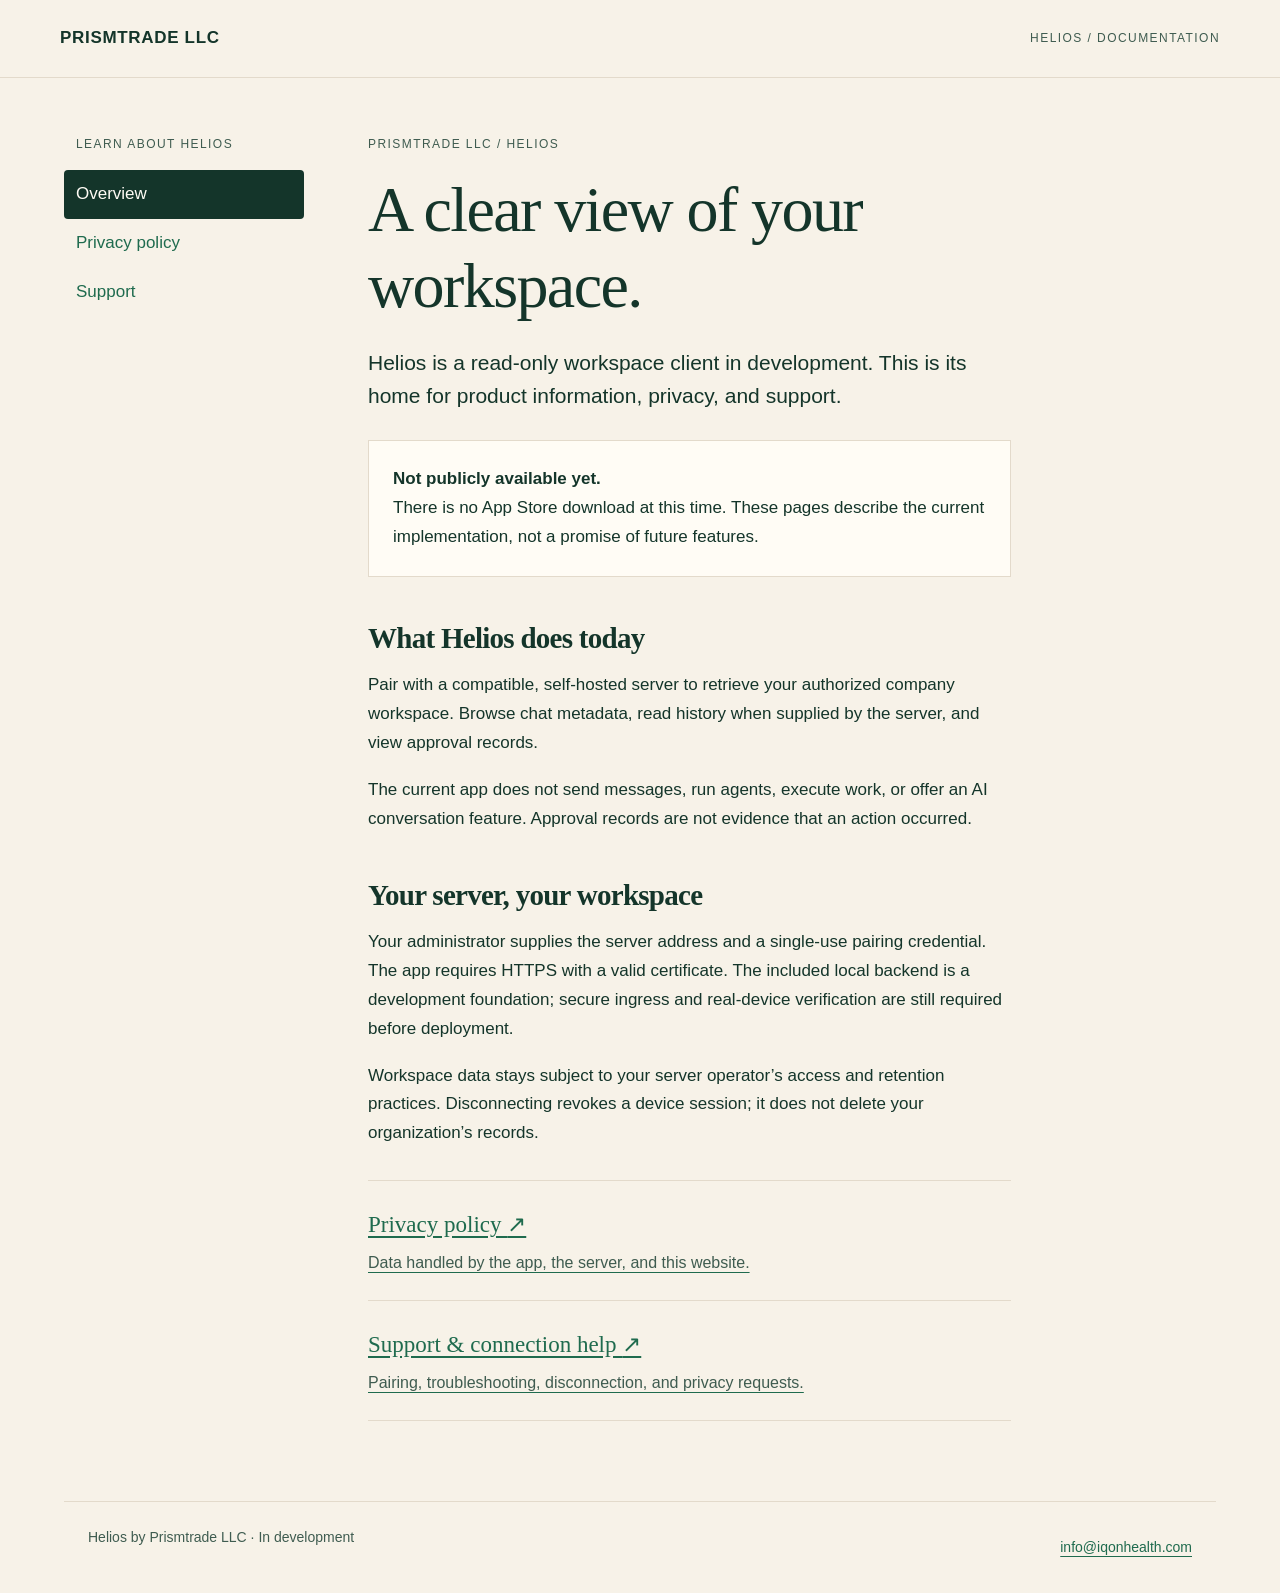
<file: index.html>
<!doctype html>
<html lang="en"><head><meta charset="utf-8"><meta name="viewport" content="width=device-width, initial-scale=1"><meta name="description" content="Overview — Helios by Prismtrade LLC. Current product information, privacy and support."><title>Overview | Helios · Prismtrade LLC</title><link rel="stylesheet" href="assets/site.css"></head><body><a class="skip" href="#main">Skip to content</a><header><a class="brand" href="index.html">PRISMTRADE LLC</a><span class="edition">Helios / Documentation</span></header><div class="layout"><nav aria-label="Documentation"><p class="eyebrow">Learn about Helios</p><a href="index.html" aria-current="page">Overview</a><a href="helios/privacy/index.html">Privacy policy</a><a href="helios/support/index.html">Support</a></nav><main id="main"><p class="eyebrow">Prismtrade LLC / Helios</p><h1>A clear view of your workspace.</h1><p class="lead">Helios is a read-only workspace client in development. This is its home for product information, privacy, and support.</p><div class="notice"><strong>Not publicly available yet.</strong><br>There is no App Store download at this time. These pages describe the current implementation, not a promise of future features.</div><h2>What Helios does today</h2><p>Pair with a compatible, self-hosted server to retrieve your authorized company workspace. Browse chat metadata, read history when supplied by the server, and view approval records.</p><p>The current app does not send messages, run agents, execute work, or offer an AI conversation feature. Approval records are not evidence that an action occurred.</p><h2>Your server, your workspace</h2><p>Your administrator supplies the server address and a single-use pairing credential. The app requires HTTPS with a valid certificate. The included local backend is a development foundation; secure ingress and real-device verification are still required before deployment.</p><p>Workspace data stays subject to your server operator’s access and retention practices. Disconnecting revokes a device session; it does not delete your organization’s records.</p><div class="directory"><a href="helios/privacy/index.html">Privacy policy <span aria-hidden="true">↗</span><small>Data handled by the app, the server, and this website.</small></a><a href="helios/support/index.html">Support &amp; connection help <span aria-hidden="true">↗</span><small>Pairing, troubleshooting, disconnection, and privacy requests.</small></a></div></main></div><footer><span>Helios by Prismtrade LLC · In development</span><a href="mailto:info@iqonhealth.com">info@iqonhealth.com</a></footer></body></html>
</file>
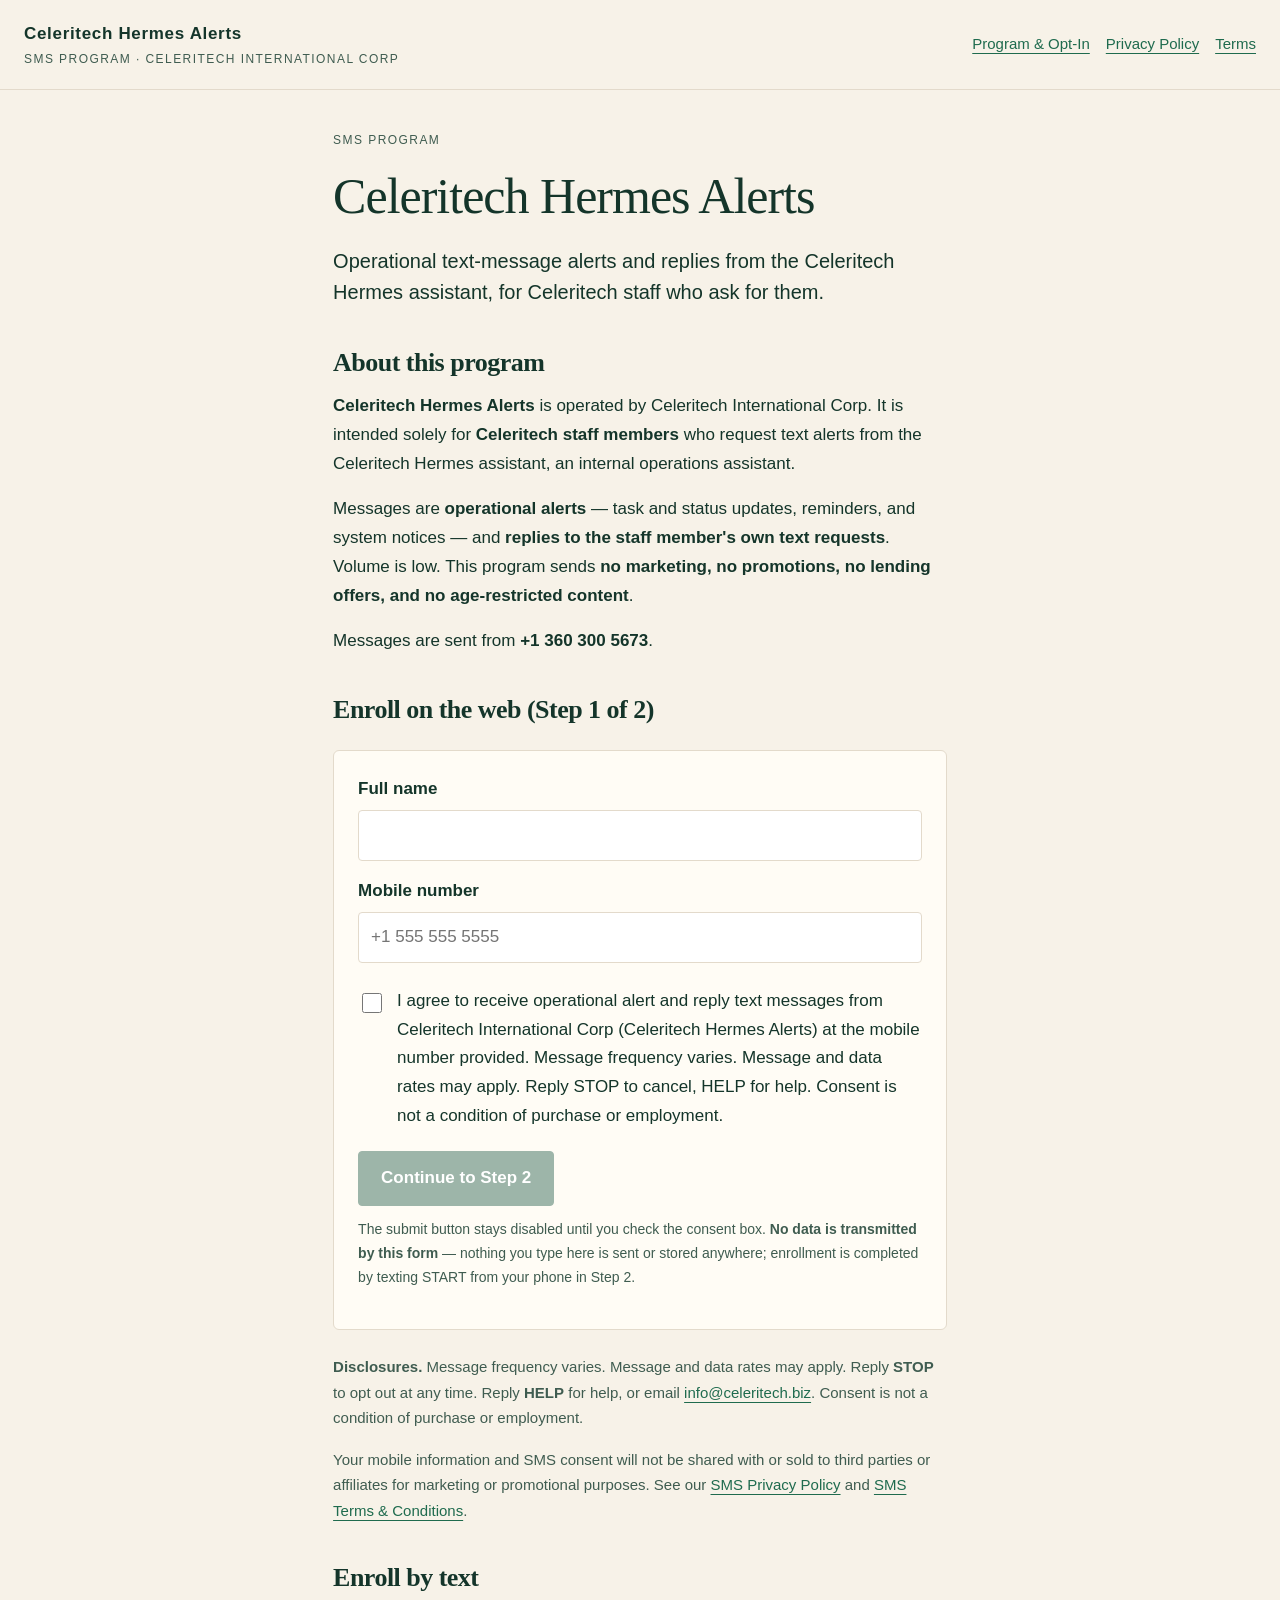
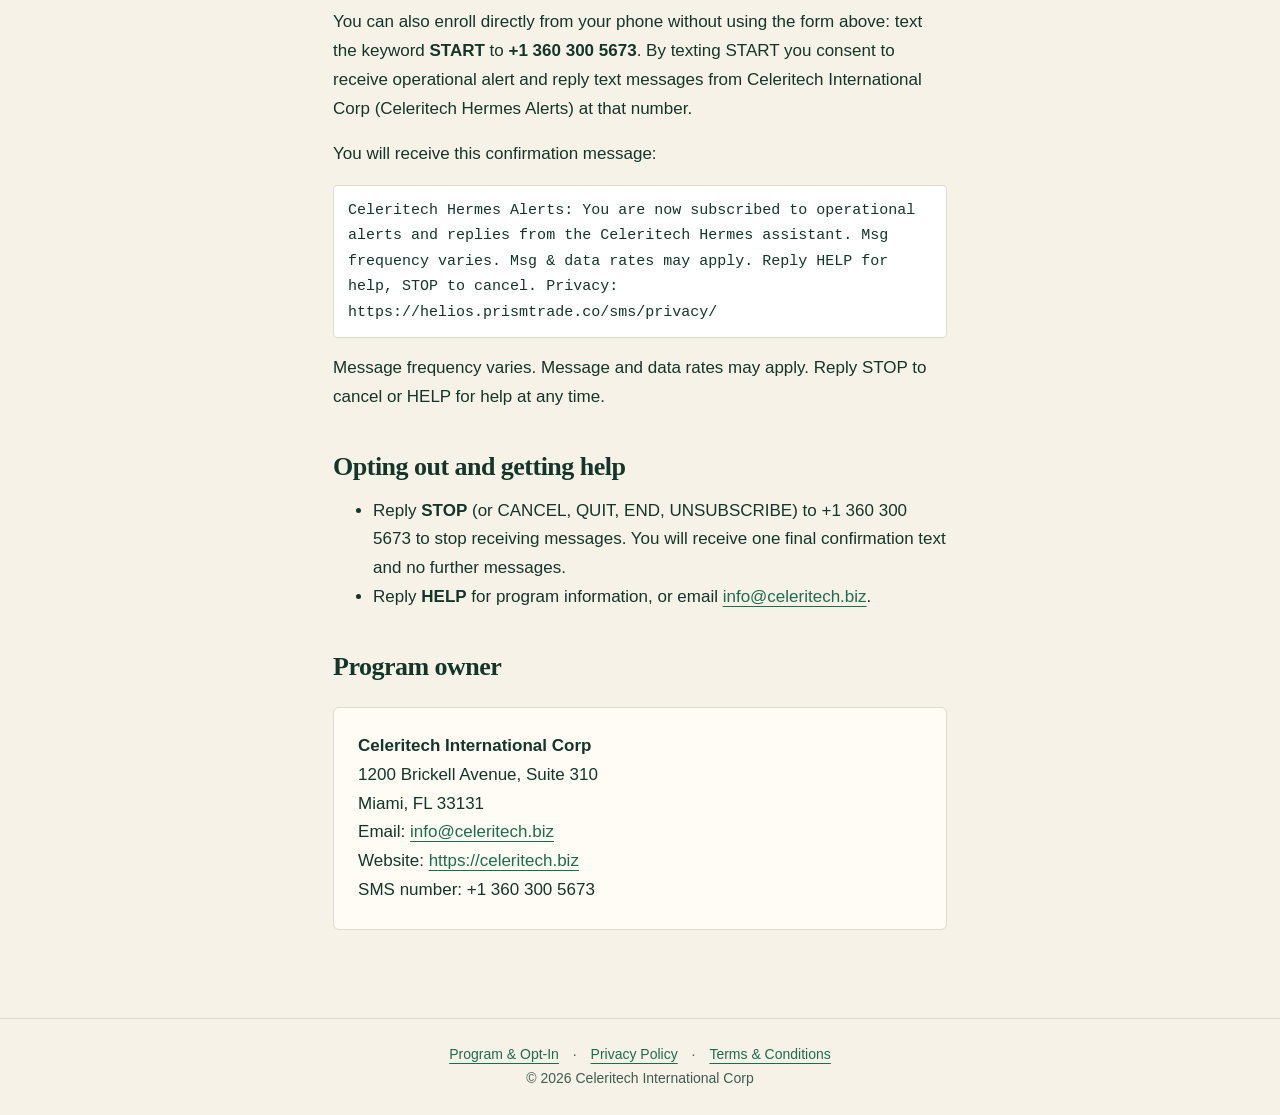
<file: sms/index.html>
<!DOCTYPE html>
<html lang="en">
<head>
<meta charset="utf-8">
<meta name="viewport" content="width=device-width, initial-scale=1">
<title>Celeritech Hermes Alerts – SMS Program &amp; Opt-In</title>
<meta name="description" content="Opt in to Celeritech Hermes Alerts, an SMS program delivering operational alerts and replies from the Celeritech Hermes assistant to Celeritech staff.">
<link rel="stylesheet" href="/sms/sms.css">
</head>
<body>
<header>
  <div><a class="brand" href="/sms/">Celeritech Hermes Alerts</a><div class="eyebrow">SMS program · Celeritech International Corp</div></div>
  <nav><a href="/sms/" aria-current="page">Program &amp; Opt-In</a><a href="/sms/privacy/">Privacy Policy</a><a href="/sms/terms/">Terms</a></nav>
</header>

<main>
  <p class="eyebrow">SMS program</p>
  <h1>Celeritech Hermes Alerts</h1>
  <p class="lead">Operational text-message alerts and replies from the Celeritech Hermes assistant, for Celeritech staff who ask for them.</p>

  <h2>About this program</h2>
  <p><strong>Celeritech Hermes Alerts</strong> is operated by Celeritech International Corp. It is intended solely for <strong>Celeritech staff members</strong> who request text alerts from the Celeritech Hermes assistant, an internal operations assistant.</p>
  <p>Messages are <strong>operational alerts</strong> — task and status updates, reminders, and system notices — and <strong>replies to the staff member's own text requests</strong>. Volume is low. This program sends <strong>no marketing, no promotions, no lending offers, and no age-restricted content</strong>.</p>
  <p>Messages are sent from <strong>+1 360 300 5673</strong>.</p>

  <h2 id="enroll">Enroll on the web (Step 1 of 2)</h2>
  <div class="card">
    <form id="optin-form" action="#" onsubmit="return false;" novalidate>
      <label for="fullname">Full name</label>
      <input type="text" id="fullname" name="fullname" autocomplete="name" required>

      <label for="mobile">Mobile number</label>
      <input type="tel" id="mobile" name="mobile" autocomplete="tel" placeholder="+1 555 555 5555" required>

      <label class="consent" for="consent">
        <input type="checkbox" id="consent" name="consent" value="yes">
        <span>I agree to receive operational alert and reply text messages from Celeritech International Corp (Celeritech Hermes Alerts) at the mobile number provided. Message frequency varies. Message and data rates may apply. Reply STOP to cancel, HELP for help. Consent is not a condition of purchase or employment.</span>
      </label>

      <button type="submit" id="submit-btn" disabled>Continue to Step 2</button>
      <p class="small" style="margin-top:12px">The submit button stays disabled until you check the consent box. <strong>No data is transmitted by this form</strong> — nothing you type here is sent or stored anywhere; enrollment is completed by texting START from your phone in Step 2.</p>
    </form>

    <div id="confirm-panel" class="card confirm hidden" role="status" aria-live="polite">
      <h3>Step 2: from that mobile number, text START to +1 360 300 5673 to complete enrollment. You will receive a confirmation text.</h3>
      <p><a class="btn" href="sms:+13603005673?&amp;body=START">Text START now</a></p>
      <p class="small">If the button does not open your messaging app, open it manually and send the word <strong>START</strong> to <strong>+1 360 300 5673</strong>.</p>
    </div>
  </div>

  <div class="disclosure">
    <p><strong>Disclosures.</strong> Message frequency varies. Message and data rates may apply. Reply <strong>STOP</strong> to opt out at any time. Reply <strong>HELP</strong> for help, or email <a href="mailto:info@celeritech.biz">info@celeritech.biz</a>. Consent is not a condition of purchase or employment.</p>
    <p>Your mobile information and SMS consent will not be shared with or sold to third parties or affiliates for marketing or promotional purposes. See our <a href="/sms/privacy/">SMS Privacy Policy</a> and <a href="/sms/terms/">SMS Terms &amp; Conditions</a>.</p>
  </div>

  <h2 id="text">Enroll by text</h2>
  <p>You can also enroll directly from your phone without using the form above: text the keyword <strong>START</strong> to <strong>+1 360 300 5673</strong>. By texting START you consent to receive operational alert and reply text messages from Celeritech International Corp (Celeritech Hermes Alerts) at that number.</p>
  <p>You will receive this confirmation message:</p>
  <code class="mono">Celeritech Hermes Alerts: You are now subscribed to operational alerts and replies from the Celeritech Hermes assistant. Msg frequency varies. Msg & data rates may apply. Reply HELP for help, STOP to cancel. Privacy: https://helios.prismtrade.co/sms/privacy/</code>
  <p style="margin-top:16px">Message frequency varies. Message and data rates may apply. Reply STOP to cancel or HELP for help at any time.</p>

  <h2>Opting out and getting help</h2>
  <ul>
    <li>Reply <strong>STOP</strong> (or CANCEL, QUIT, END, UNSUBSCRIBE) to +1 360 300 5673 to stop receiving messages. You will receive one final confirmation text and no further messages.</li>
    <li>Reply <strong>HELP</strong> for program information, or email <a href="mailto:info@celeritech.biz">info@celeritech.biz</a>.</li>
  </ul>

  <h2>Program owner</h2>
  <div class="card">
    <address>
      <strong>Celeritech International Corp</strong><br>
      1200 Brickell Avenue, Suite 310<br>
      Miami, FL 33131<br>
      Email: <a href="mailto:info@celeritech.biz">info@celeritech.biz</a><br>
      Website: <a href="https://celeritech.biz">https://celeritech.biz</a><br>
      SMS number: +1 360 300 5673
    </address>
  </div>
</main>

<footer>
  <a href="/sms/">Program &amp; Opt-In</a> · <a href="/sms/privacy/">Privacy Policy</a> · <a href="/sms/terms/">Terms &amp; Conditions</a><br>
  © 2026 Celeritech International Corp
</footer>

<script>
(function () {
  var box = document.getElementById('consent');
  var btn = document.getElementById('submit-btn');
  var form = document.getElementById('optin-form');
  var panel = document.getElementById('confirm-panel');
  box.checked = false;
  btn.disabled = true;
  box.addEventListener('change', function () { btn.disabled = !box.checked; });
  form.addEventListener('submit', function (e) {
    e.preventDefault();
    if (!box.checked) { return false; }
    panel.classList.remove('hidden');
    panel.scrollIntoView({ behavior: 'smooth', block: 'nearest' });
    return false;
  });
})();
</script>
</body>
</html>
</file>
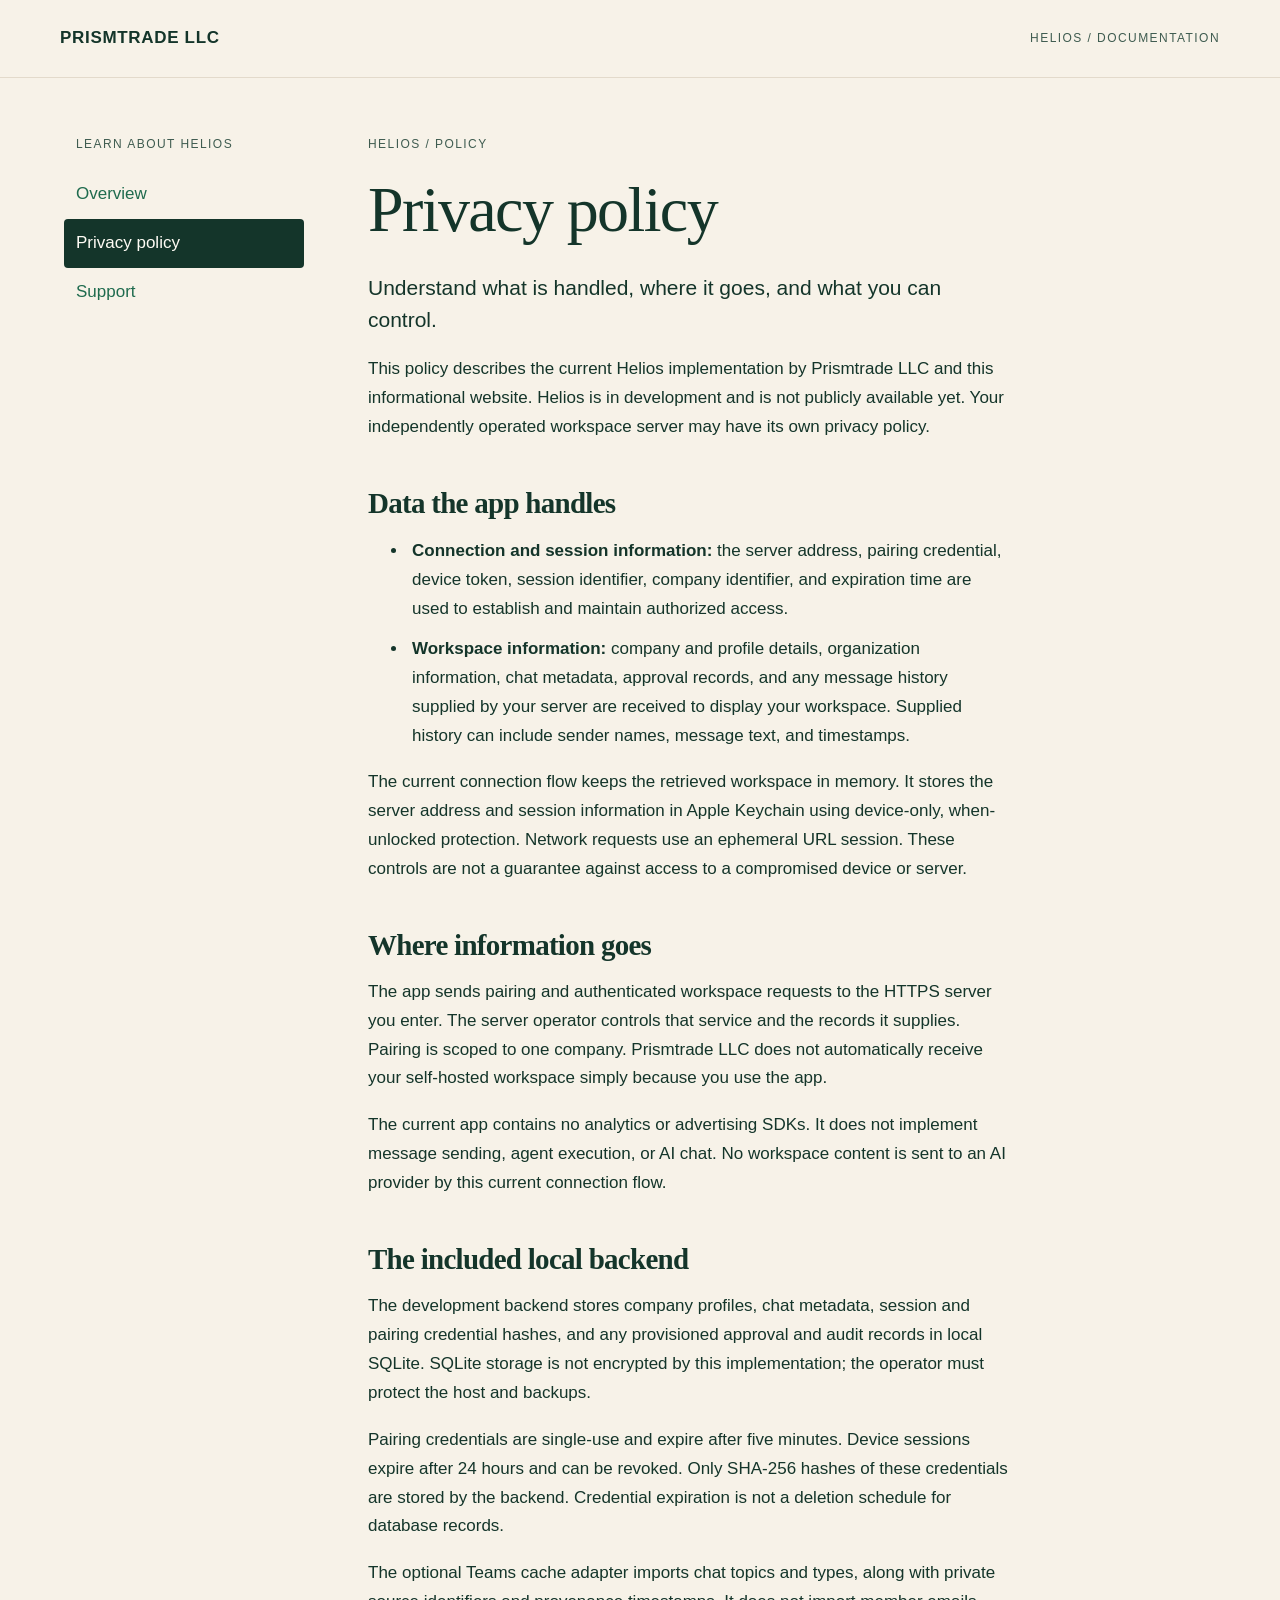
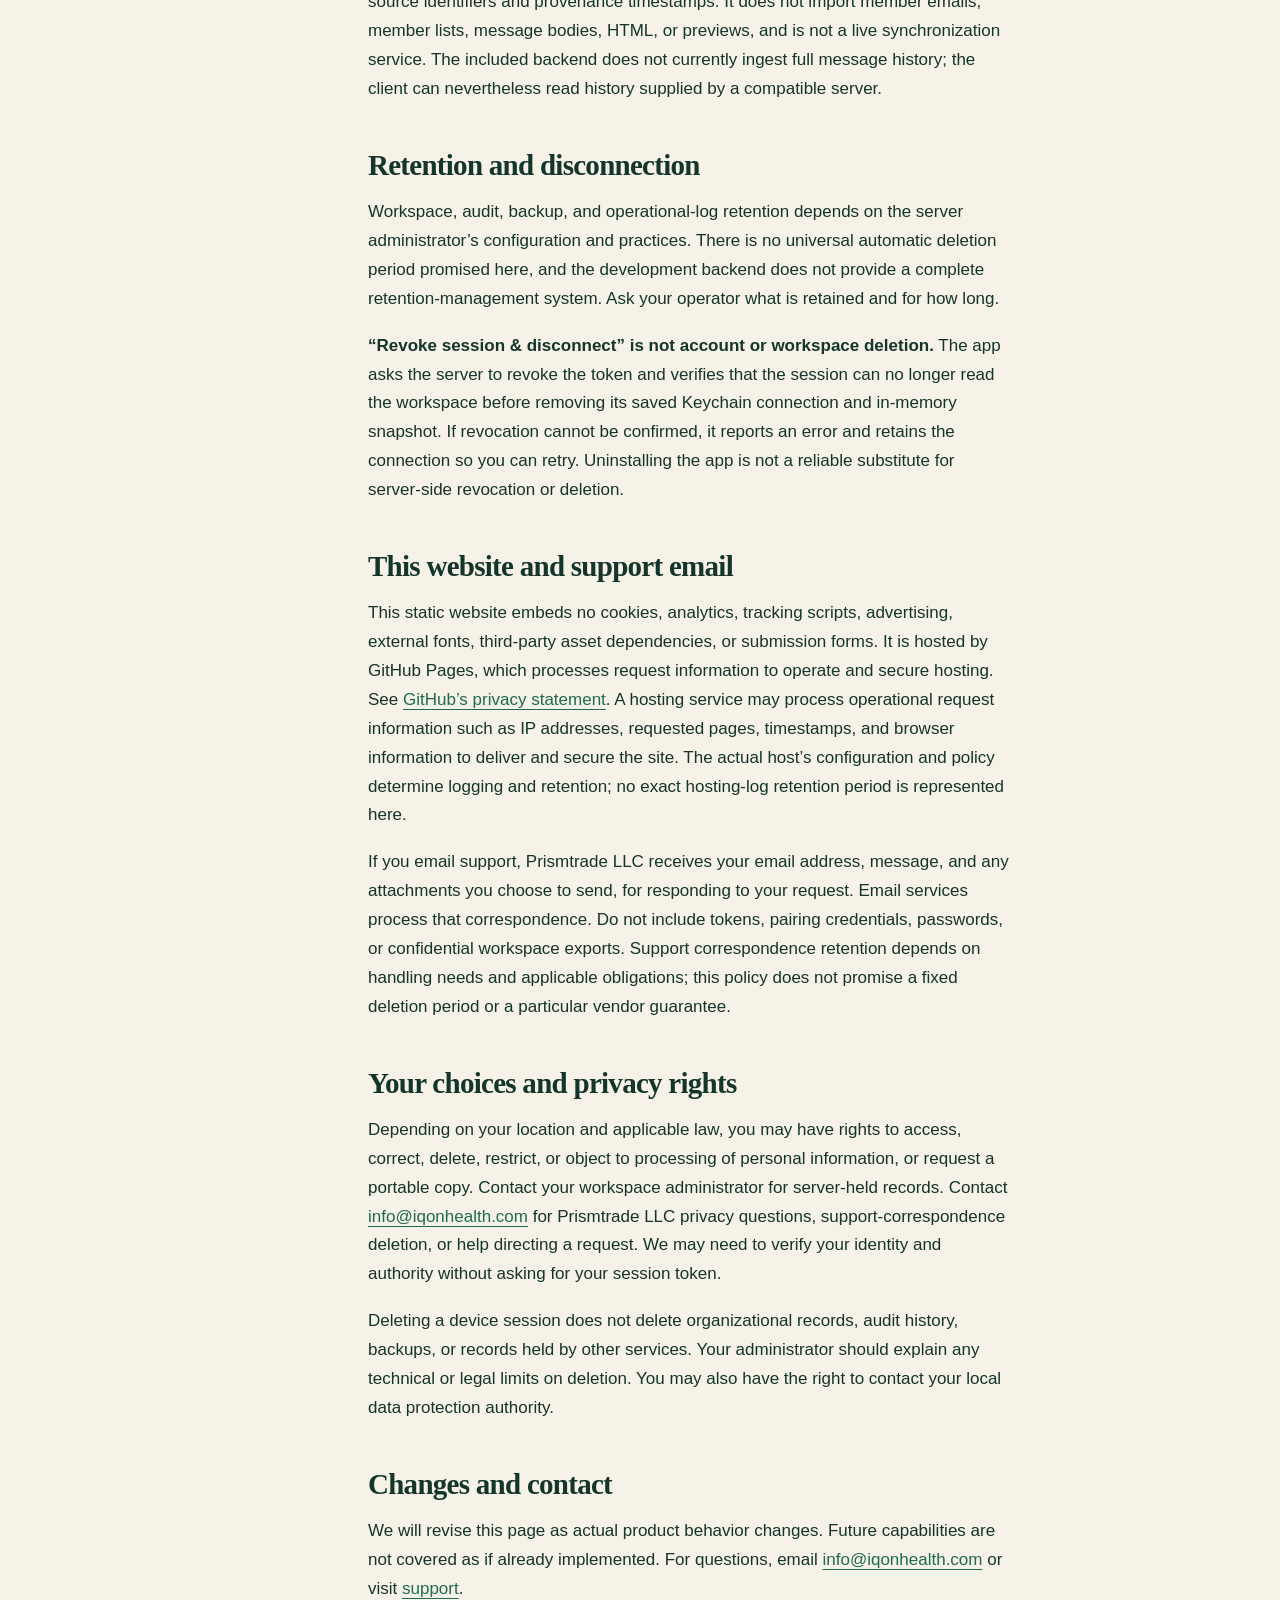
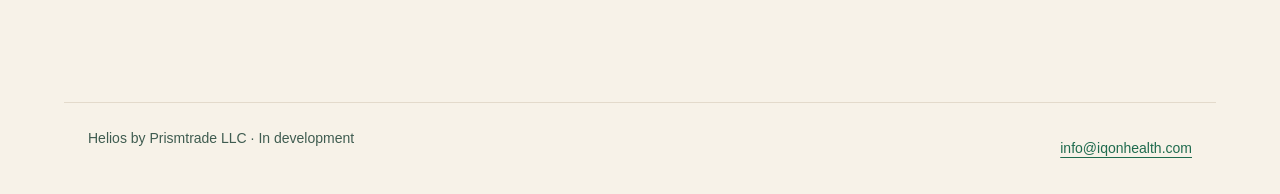
<file: helios/privacy/index.html>
<!doctype html>
<html lang="en"><head><meta charset="utf-8"><meta name="viewport" content="width=device-width, initial-scale=1"><meta name="description" content="Privacy policy — Helios by Prismtrade LLC. Current product information, privacy and support."><title>Privacy policy | Helios · Prismtrade LLC</title><link rel="stylesheet" href="../../assets/site.css"></head><body><a class="skip" href="#main">Skip to content</a><header><a class="brand" href="../../index.html">PRISMTRADE LLC</a><span class="edition">Helios / Documentation</span></header><div class="layout"><nav aria-label="Documentation"><p class="eyebrow">Learn about Helios</p><a href="../../index.html">Overview</a><a href="../../helios/privacy/index.html" aria-current="page">Privacy policy</a><a href="../../helios/support/index.html">Support</a></nav><main id="main"><p class="eyebrow">Helios / Policy</p><h1>Privacy policy</h1><p class="lead">Understand what is handled, where it goes, and what you can control.</p><p>This policy describes the current Helios implementation by Prismtrade LLC and this informational website. Helios is in development and is not publicly available yet. Your independently operated workspace server may have its own privacy policy.</p><h2>Data the app handles</h2><ul><li><strong>Connection and session information:</strong> the server address, pairing credential, device token, session identifier, company identifier, and expiration time are used to establish and maintain authorized access.</li><li><strong>Workspace information:</strong> company and profile details, organization information, chat metadata, approval records, and any message history supplied by your server are received to display your workspace. Supplied history can include sender names, message text, and timestamps.</li></ul><p>The current connection flow keeps the retrieved workspace in memory. It stores the server address and session information in Apple Keychain using device-only, when-unlocked protection. Network requests use an ephemeral URL session. These controls are not a guarantee against access to a compromised device or server.</p><h2>Where information goes</h2><p>The app sends pairing and authenticated workspace requests to the HTTPS server you enter. The server operator controls that service and the records it supplies. Pairing is scoped to one company. Prismtrade LLC does not automatically receive your self-hosted workspace simply because you use the app.</p><p>The current app contains no analytics or advertising SDKs. It does not implement message sending, agent execution, or AI chat. No workspace content is sent to an AI provider by this current connection flow.</p><h2>The included local backend</h2><p>The development backend stores company profiles, chat metadata, session and pairing credential hashes, and any provisioned approval and audit records in local SQLite. SQLite storage is not encrypted by this implementation; the operator must protect the host and backups.</p><p>Pairing credentials are single-use and expire after five minutes. Device sessions expire after 24 hours and can be revoked. Only SHA-256 hashes of these credentials are stored by the backend. Credential expiration is not a deletion schedule for database records.</p><p>The optional Teams cache adapter imports chat topics and types, along with private source identifiers and provenance timestamps. It does not import member emails, member lists, message bodies, HTML, or previews, and is not a live synchronization service. The included backend does not currently ingest full message history; the client can nevertheless read history supplied by a compatible server.</p><h2>Retention and disconnection</h2><p>Workspace, audit, backup, and operational-log retention depends on the server administrator’s configuration and practices. There is no universal automatic deletion period promised here, and the development backend does not provide a complete retention-management system. Ask your operator what is retained and for how long.</p><p><strong>“Revoke session &amp; disconnect” is not account or workspace deletion.</strong> The app asks the server to revoke the token and verifies that the session can no longer read the workspace before removing its saved Keychain connection and in-memory snapshot. If revocation cannot be confirmed, it reports an error and retains the connection so you can retry. Uninstalling the app is not a reliable substitute for server-side revocation or deletion.</p><h2>This website and support email</h2><p>This static website embeds no cookies, analytics, tracking scripts, advertising, external fonts, third-party asset dependencies, or submission forms. It is hosted by GitHub Pages, which processes request information to operate and secure hosting. See <a href="https://docs.github.com/en/site-policy/privacy-policies/github-general-privacy-statement">GitHub’s privacy statement</a>. A hosting service may process operational request information such as IP addresses, requested pages, timestamps, and browser information to deliver and secure the site. The actual host’s configuration and policy determine logging and retention; no exact hosting-log retention period is represented here.</p><p>If you email support, Prismtrade LLC receives your email address, message, and any attachments you choose to send, for responding to your request. Email services process that correspondence. Do not include tokens, pairing credentials, passwords, or confidential workspace exports. Support correspondence retention depends on handling needs and applicable obligations; this policy does not promise a fixed deletion period or a particular vendor guarantee.</p><h2>Your choices and privacy rights</h2><p>Depending on your location and applicable law, you may have rights to access, correct, delete, restrict, or object to processing of personal information, or request a portable copy. Contact your workspace administrator for server-held records. Contact <a href="mailto:info@iqonhealth.com">info@iqonhealth.com</a> for Prismtrade LLC privacy questions, support-correspondence deletion, or help directing a request. We may need to verify your identity and authority without asking for your session token.</p><p>Deleting a device session does not delete organizational records, audit history, backups, or records held by other services. Your administrator should explain any technical or legal limits on deletion. You may also have the right to contact your local data protection authority.</p><h2>Changes and contact</h2><p>We will revise this page as actual product behavior changes. Future capabilities are not covered as if already implemented. For questions, email <a href="mailto:info@iqonhealth.com">info@iqonhealth.com</a> or visit <a href="../support/index.html">support</a>.</p></main></div><footer><span>Helios by Prismtrade LLC · In development</span><a href="mailto:info@iqonhealth.com">info@iqonhealth.com</a></footer></body></html>
</file>
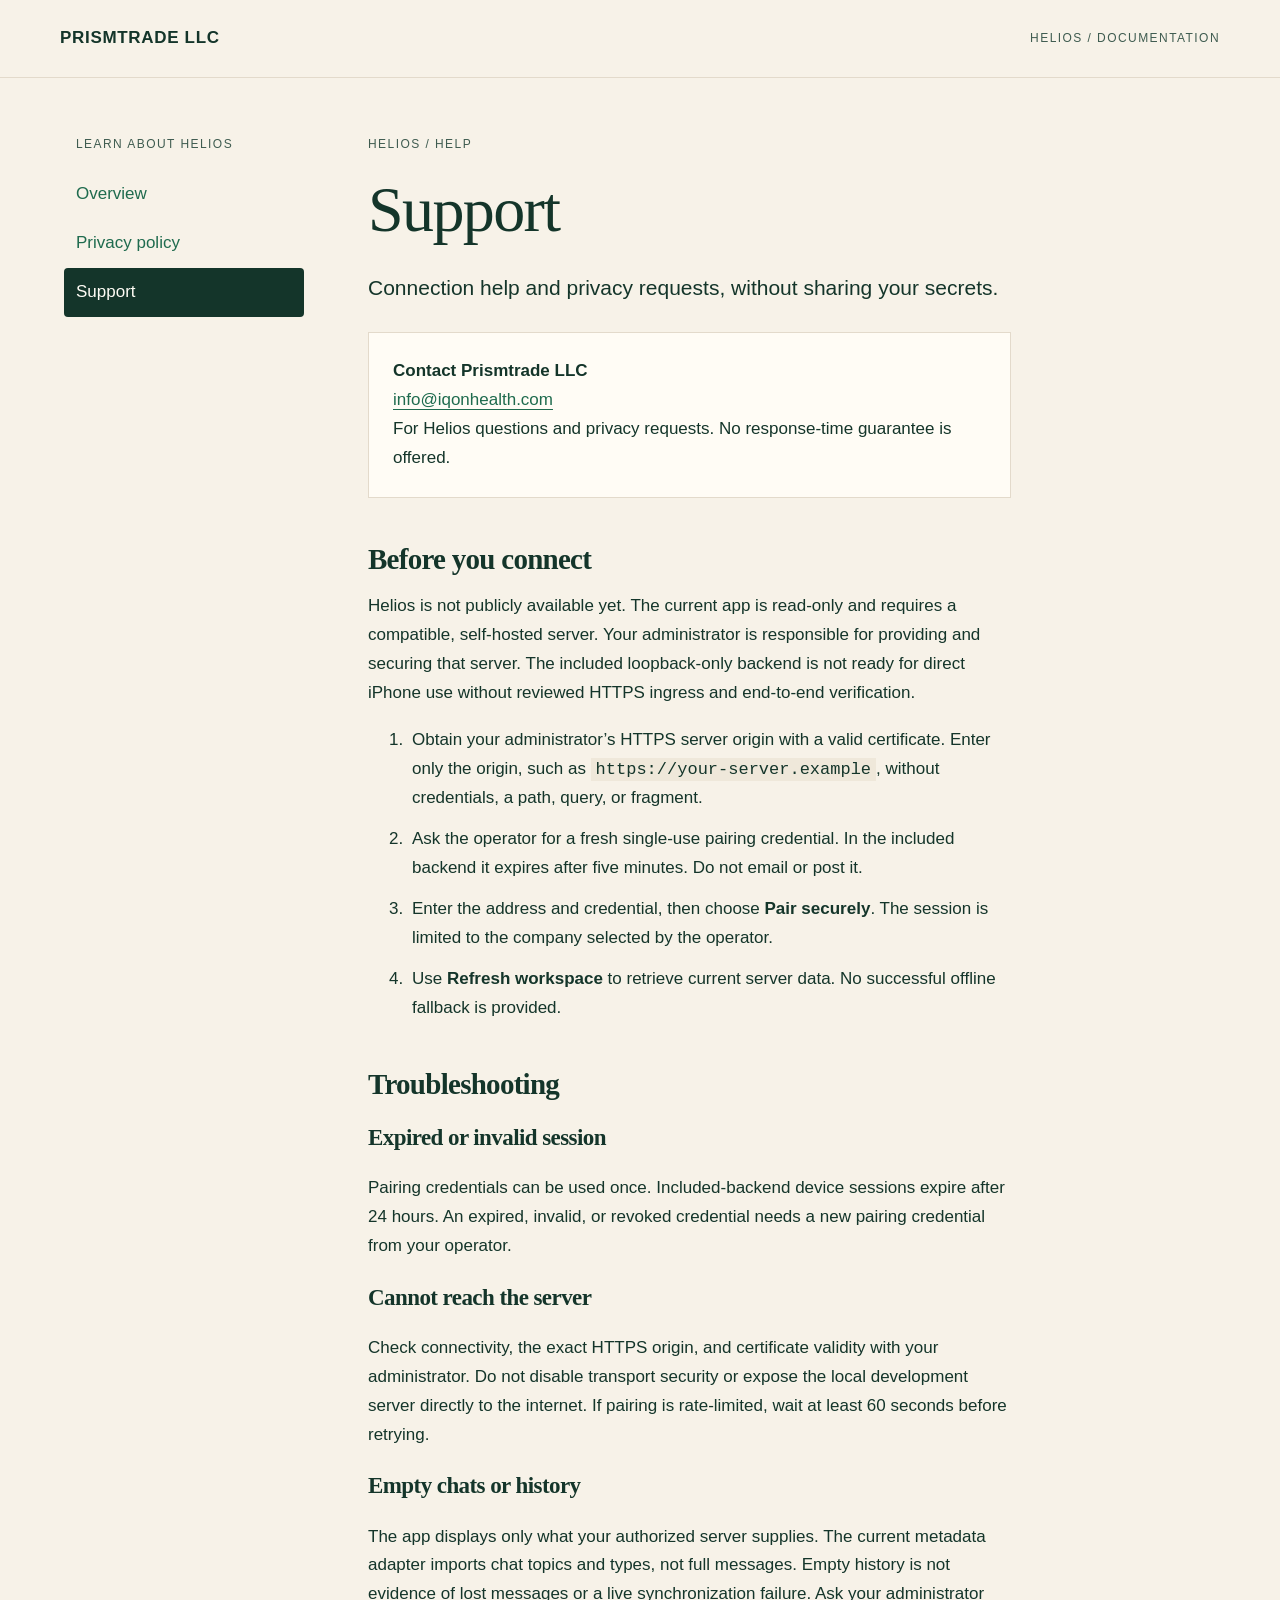
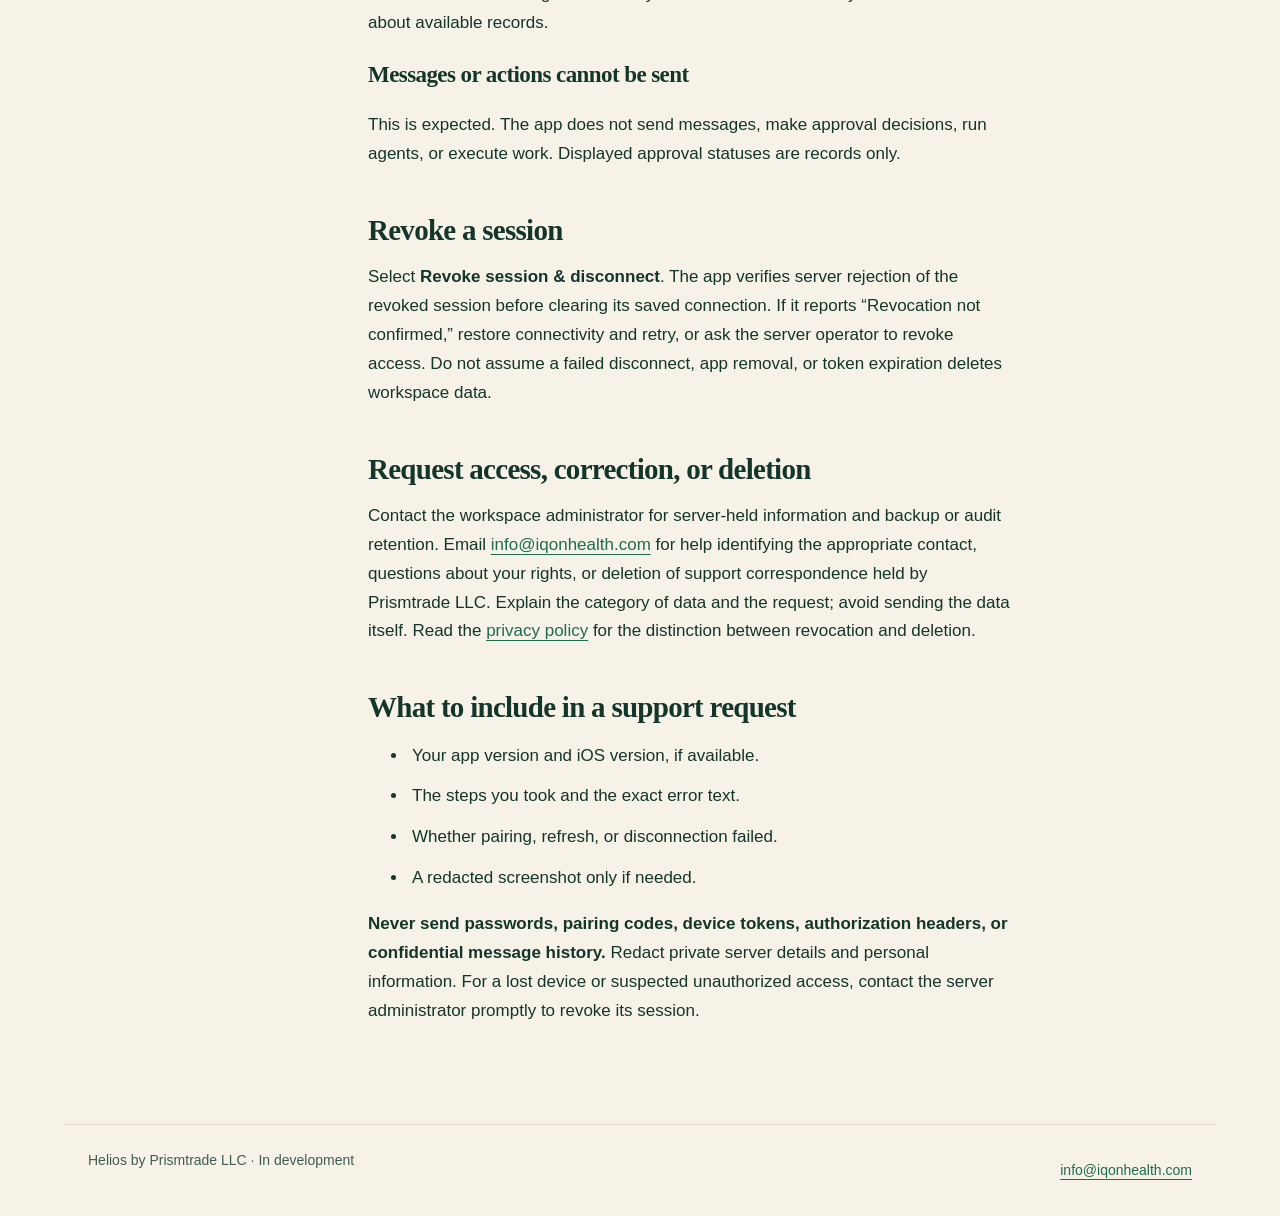
<file: helios/support/index.html>
<!doctype html>
<html lang="en"><head><meta charset="utf-8"><meta name="viewport" content="width=device-width, initial-scale=1"><meta name="description" content="Support — Helios by Prismtrade LLC. Current product information, privacy and support."><title>Support | Helios · Prismtrade LLC</title><link rel="stylesheet" href="../../assets/site.css"></head><body><a class="skip" href="#main">Skip to content</a><header><a class="brand" href="../../index.html">PRISMTRADE LLC</a><span class="edition">Helios / Documentation</span></header><div class="layout"><nav aria-label="Documentation"><p class="eyebrow">Learn about Helios</p><a href="../../index.html">Overview</a><a href="../../helios/privacy/index.html">Privacy policy</a><a href="../../helios/support/index.html" aria-current="page">Support</a></nav><main id="main"><p class="eyebrow">Helios / Help</p><h1>Support</h1><p class="lead">Connection help and privacy requests, without sharing your secrets.</p><div class="notice"><strong>Contact Prismtrade LLC</strong><br><a href="mailto:info@iqonhealth.com">info@iqonhealth.com</a><br>For Helios questions and privacy requests. No response-time guarantee is offered.</div><h2>Before you connect</h2><p>Helios is not publicly available yet. The current app is read-only and requires a compatible, self-hosted server. Your administrator is responsible for providing and securing that server. The included loopback-only backend is not ready for direct iPhone use without reviewed HTTPS ingress and end-to-end verification.</p><ol><li>Obtain your administrator’s HTTPS server origin with a valid certificate. Enter only the origin, such as <code>https://your-server.example</code>, without credentials, a path, query, or fragment.</li><li>Ask the operator for a fresh single-use pairing credential. In the included backend it expires after five minutes. Do not email or post it.</li><li>Enter the address and credential, then choose <strong>Pair securely</strong>. The session is limited to the company selected by the operator.</li><li>Use <strong>Refresh workspace</strong> to retrieve current server data. No successful offline fallback is provided.</li></ol><h2>Troubleshooting</h2><h3>Expired or invalid session</h3><p>Pairing credentials can be used once. Included-backend device sessions expire after 24 hours. An expired, invalid, or revoked credential needs a new pairing credential from your operator.</p><h3>Cannot reach the server</h3><p>Check connectivity, the exact HTTPS origin, and certificate validity with your administrator. Do not disable transport security or expose the local development server directly to the internet. If pairing is rate-limited, wait at least 60 seconds before retrying.</p><h3>Empty chats or history</h3><p>The app displays only what your authorized server supplies. The current metadata adapter imports chat topics and types, not full messages. Empty history is not evidence of lost messages or a live synchronization failure. Ask your administrator about available records.</p><h3>Messages or actions cannot be sent</h3><p>This is expected. The app does not send messages, make approval decisions, run agents, or execute work. Displayed approval statuses are records only.</p><h2>Revoke a session</h2><p>Select <strong>Revoke session &amp; disconnect</strong>. The app verifies server rejection of the revoked session before clearing its saved connection. If it reports “Revocation not confirmed,” restore connectivity and retry, or ask the server operator to revoke access. Do not assume a failed disconnect, app removal, or token expiration deletes workspace data.</p><h2>Request access, correction, or deletion</h2><p>Contact the workspace administrator for server-held information and backup or audit retention. Email <a href="mailto:info@iqonhealth.com">info@iqonhealth.com</a> for help identifying the appropriate contact, questions about your rights, or deletion of support correspondence held by Prismtrade LLC. Explain the category of data and the request; avoid sending the data itself. Read the <a href="../privacy/index.html">privacy policy</a> for the distinction between revocation and deletion.</p><h2>What to include in a support request</h2><ul><li>Your app version and iOS version, if available.</li><li>The steps you took and the exact error text.</li><li>Whether pairing, refresh, or disconnection failed.</li><li>A redacted screenshot only if needed.</li></ul><p><strong>Never send passwords, pairing codes, device tokens, authorization headers, or confidential message history.</strong> Redact private server details and personal information. For a lost device or suspected unauthorized access, contact the server administrator promptly to revoke its session.</p></main></div><footer><span>Helios by Prismtrade LLC · In development</span><a href="mailto:info@iqonhealth.com">info@iqonhealth.com</a></footer></body></html>
</file>
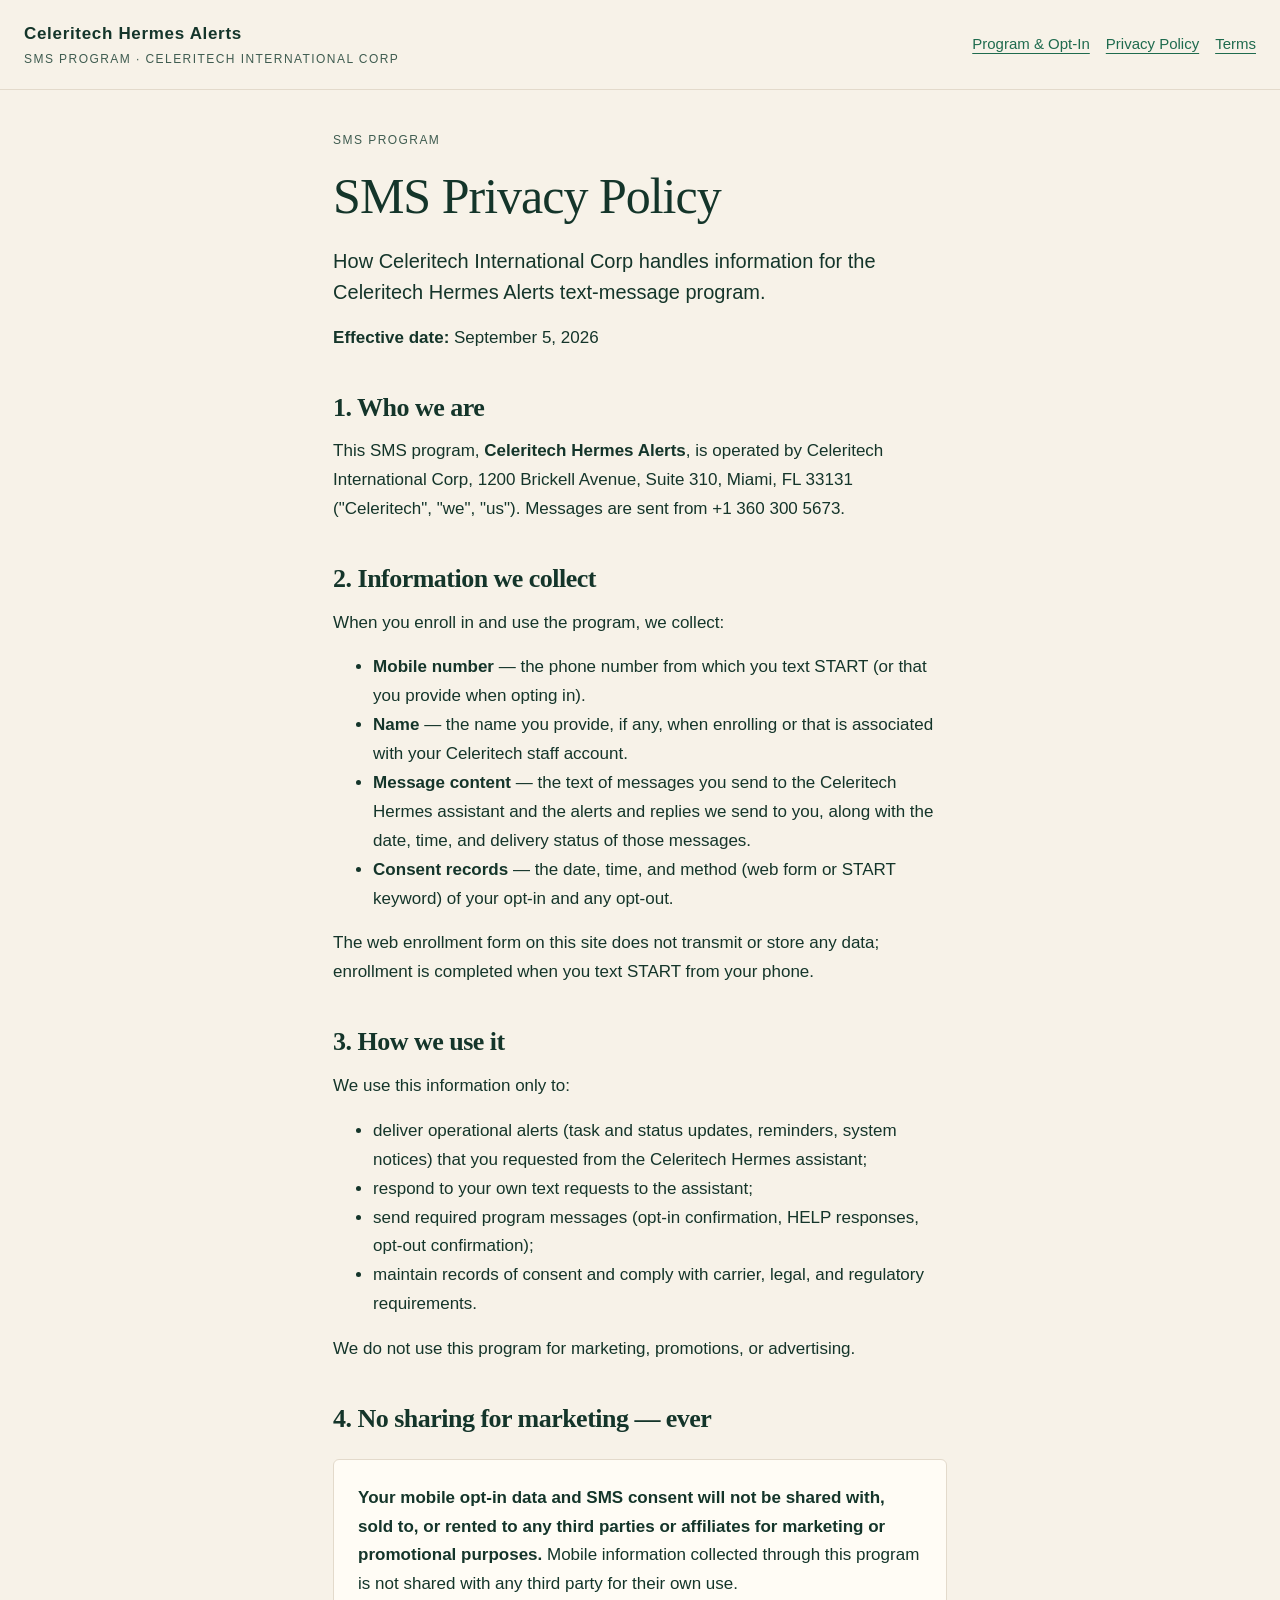
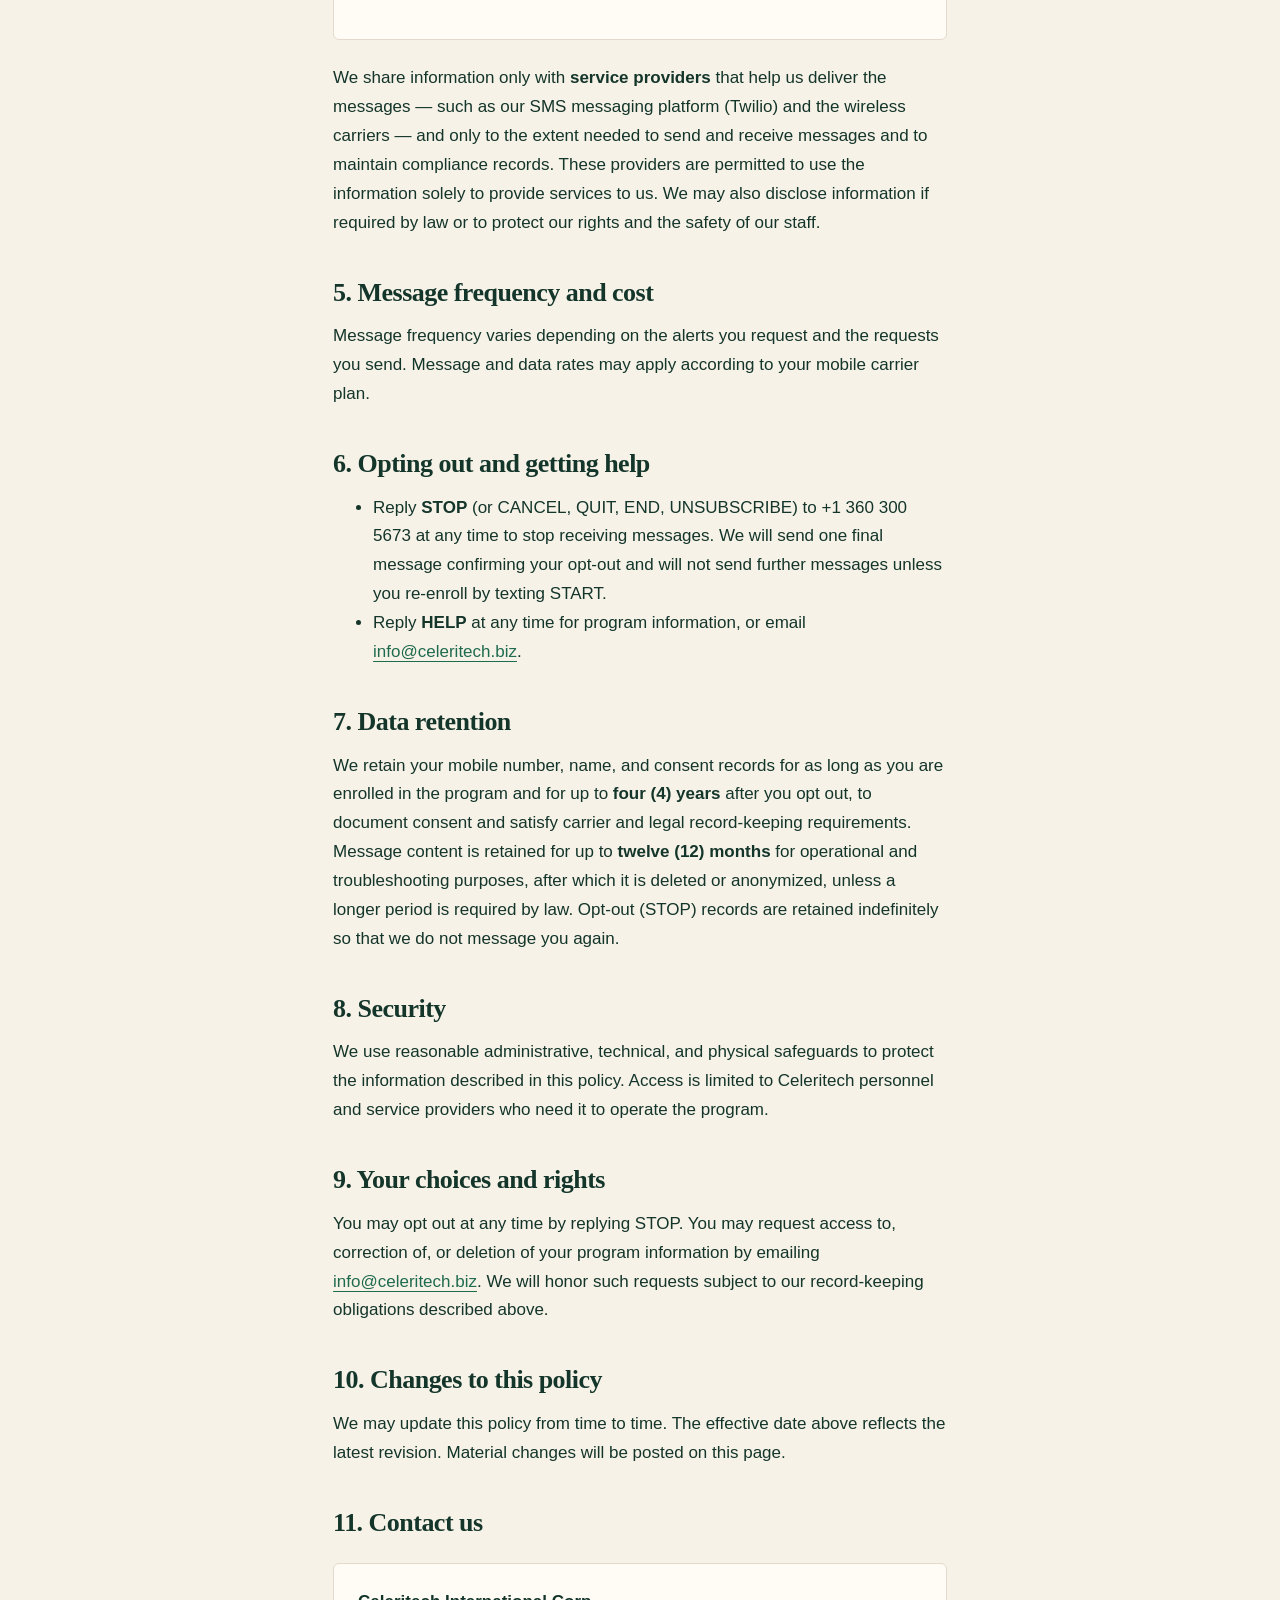
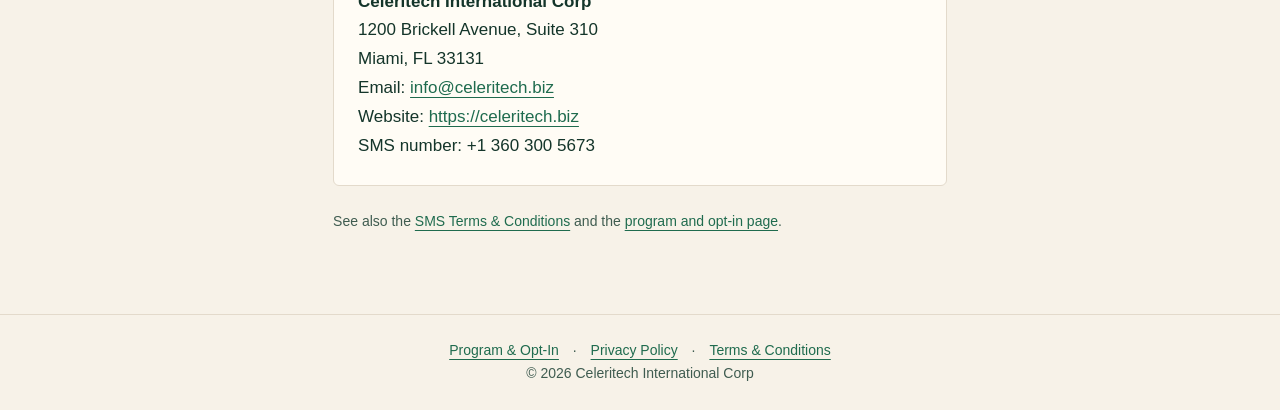
<file: sms/privacy/index.html>
<!DOCTYPE html>
<html lang="en">
<head>
<meta charset="utf-8">
<meta name="viewport" content="width=device-width, initial-scale=1">
<title>SMS Privacy Policy – Celeritech Hermes Alerts</title>
<meta name="description" content="Privacy policy for the Celeritech Hermes Alerts SMS program operated by Celeritech International Corp.">
<link rel="stylesheet" href="/sms/sms.css">
</head>
<body>
<header>
  <div><a class="brand" href="/sms/">Celeritech Hermes Alerts</a><div class="eyebrow">SMS program · Celeritech International Corp</div></div>
  <nav><a href="/sms/">Program &amp; Opt-In</a><a href="/sms/privacy/" aria-current="page">Privacy Policy</a><a href="/sms/terms/">Terms</a></nav>
</header>

<main>
  <p class="eyebrow">SMS program</p>
  <h1>SMS Privacy Policy</h1>
  <p class="lead">How Celeritech International Corp handles information for the Celeritech Hermes Alerts text-message program.</p>
  <p><strong>Effective date:</strong> September 5, 2026</p>

  <h2>1. Who we are</h2>
  <p>This SMS program, <strong>Celeritech Hermes Alerts</strong>, is operated by Celeritech International Corp, 1200 Brickell Avenue, Suite 310, Miami, FL 33131 ("Celeritech", "we", "us"). Messages are sent from +1 360 300 5673.</p>

  <h2>2. Information we collect</h2>
  <p>When you enroll in and use the program, we collect:</p>
  <ul>
    <li><strong>Mobile number</strong> — the phone number from which you text START (or that you provide when opting in).</li>
    <li><strong>Name</strong> — the name you provide, if any, when enrolling or that is associated with your Celeritech staff account.</li>
    <li><strong>Message content</strong> — the text of messages you send to the Celeritech Hermes assistant and the alerts and replies we send to you, along with the date, time, and delivery status of those messages.</li>
    <li><strong>Consent records</strong> — the date, time, and method (web form or START keyword) of your opt-in and any opt-out.</li>
  </ul>
  <p>The web enrollment form on this site does not transmit or store any data; enrollment is completed when you text START from your phone.</p>

  <h2>3. How we use it</h2>
  <p>We use this information only to:</p>
  <ul>
    <li>deliver operational alerts (task and status updates, reminders, system notices) that you requested from the Celeritech Hermes assistant;</li>
    <li>respond to your own text requests to the assistant;</li>
    <li>send required program messages (opt-in confirmation, HELP responses, opt-out confirmation);</li>
    <li>maintain records of consent and comply with carrier, legal, and regulatory requirements.</li>
  </ul>
  <p>We do not use this program for marketing, promotions, or advertising.</p>

  <h2>4. No sharing for marketing — ever</h2>
  <div class="card">
    <p><strong>Your mobile opt-in data and SMS consent will not be shared with, sold to, or rented to any third parties or affiliates for marketing or promotional purposes.</strong> Mobile information collected through this program is not shared with any third party for their own use.</p>
  </div>
  <p>We share information only with <strong>service providers</strong> that help us deliver the messages — such as our SMS messaging platform (Twilio) and the wireless carriers — and only to the extent needed to send and receive messages and to maintain compliance records. These providers are permitted to use the information solely to provide services to us. We may also disclose information if required by law or to protect our rights and the safety of our staff.</p>

  <h2>5. Message frequency and cost</h2>
  <p>Message frequency varies depending on the alerts you request and the requests you send. Message and data rates may apply according to your mobile carrier plan.</p>

  <h2>6. Opting out and getting help</h2>
  <ul>
    <li>Reply <strong>STOP</strong> (or CANCEL, QUIT, END, UNSUBSCRIBE) to +1 360 300 5673 at any time to stop receiving messages. We will send one final message confirming your opt-out and will not send further messages unless you re-enroll by texting START.</li>
    <li>Reply <strong>HELP</strong> at any time for program information, or email <a href="mailto:info@celeritech.biz">info@celeritech.biz</a>.</li>
  </ul>

  <h2>7. Data retention</h2>
  <p>We retain your mobile number, name, and consent records for as long as you are enrolled in the program and for up to <strong>four (4) years</strong> after you opt out, to document consent and satisfy carrier and legal record-keeping requirements. Message content is retained for up to <strong>twelve (12) months</strong> for operational and troubleshooting purposes, after which it is deleted or anonymized, unless a longer period is required by law. Opt-out (STOP) records are retained indefinitely so that we do not message you again.</p>

  <h2>8. Security</h2>
  <p>We use reasonable administrative, technical, and physical safeguards to protect the information described in this policy. Access is limited to Celeritech personnel and service providers who need it to operate the program.</p>

  <h2>9. Your choices and rights</h2>
  <p>You may opt out at any time by replying STOP. You may request access to, correction of, or deletion of your program information by emailing <a href="mailto:info@celeritech.biz">info@celeritech.biz</a>. We will honor such requests subject to our record-keeping obligations described above.</p>

  <h2>10. Changes to this policy</h2>
  <p>We may update this policy from time to time. The effective date above reflects the latest revision. Material changes will be posted on this page.</p>

  <h2>11. Contact us</h2>
  <div class="card">
    <address>
      <strong>Celeritech International Corp</strong><br>
      1200 Brickell Avenue, Suite 310<br>
      Miami, FL 33131<br>
      Email: <a href="mailto:info@celeritech.biz">info@celeritech.biz</a><br>
      Website: <a href="https://celeritech.biz">https://celeritech.biz</a><br>
      SMS number: +1 360 300 5673
    </address>
  </div>
  <p class="small">See also the <a href="/sms/terms/">SMS Terms &amp; Conditions</a> and the <a href="/sms/">program and opt-in page</a>.</p>
</main>

<footer>
  <a href="/sms/">Program &amp; Opt-In</a> · <a href="/sms/privacy/">Privacy Policy</a> · <a href="/sms/terms/">Terms &amp; Conditions</a><br>
  © 2026 Celeritech International Corp
</footer>
</body>
</html>
</file>
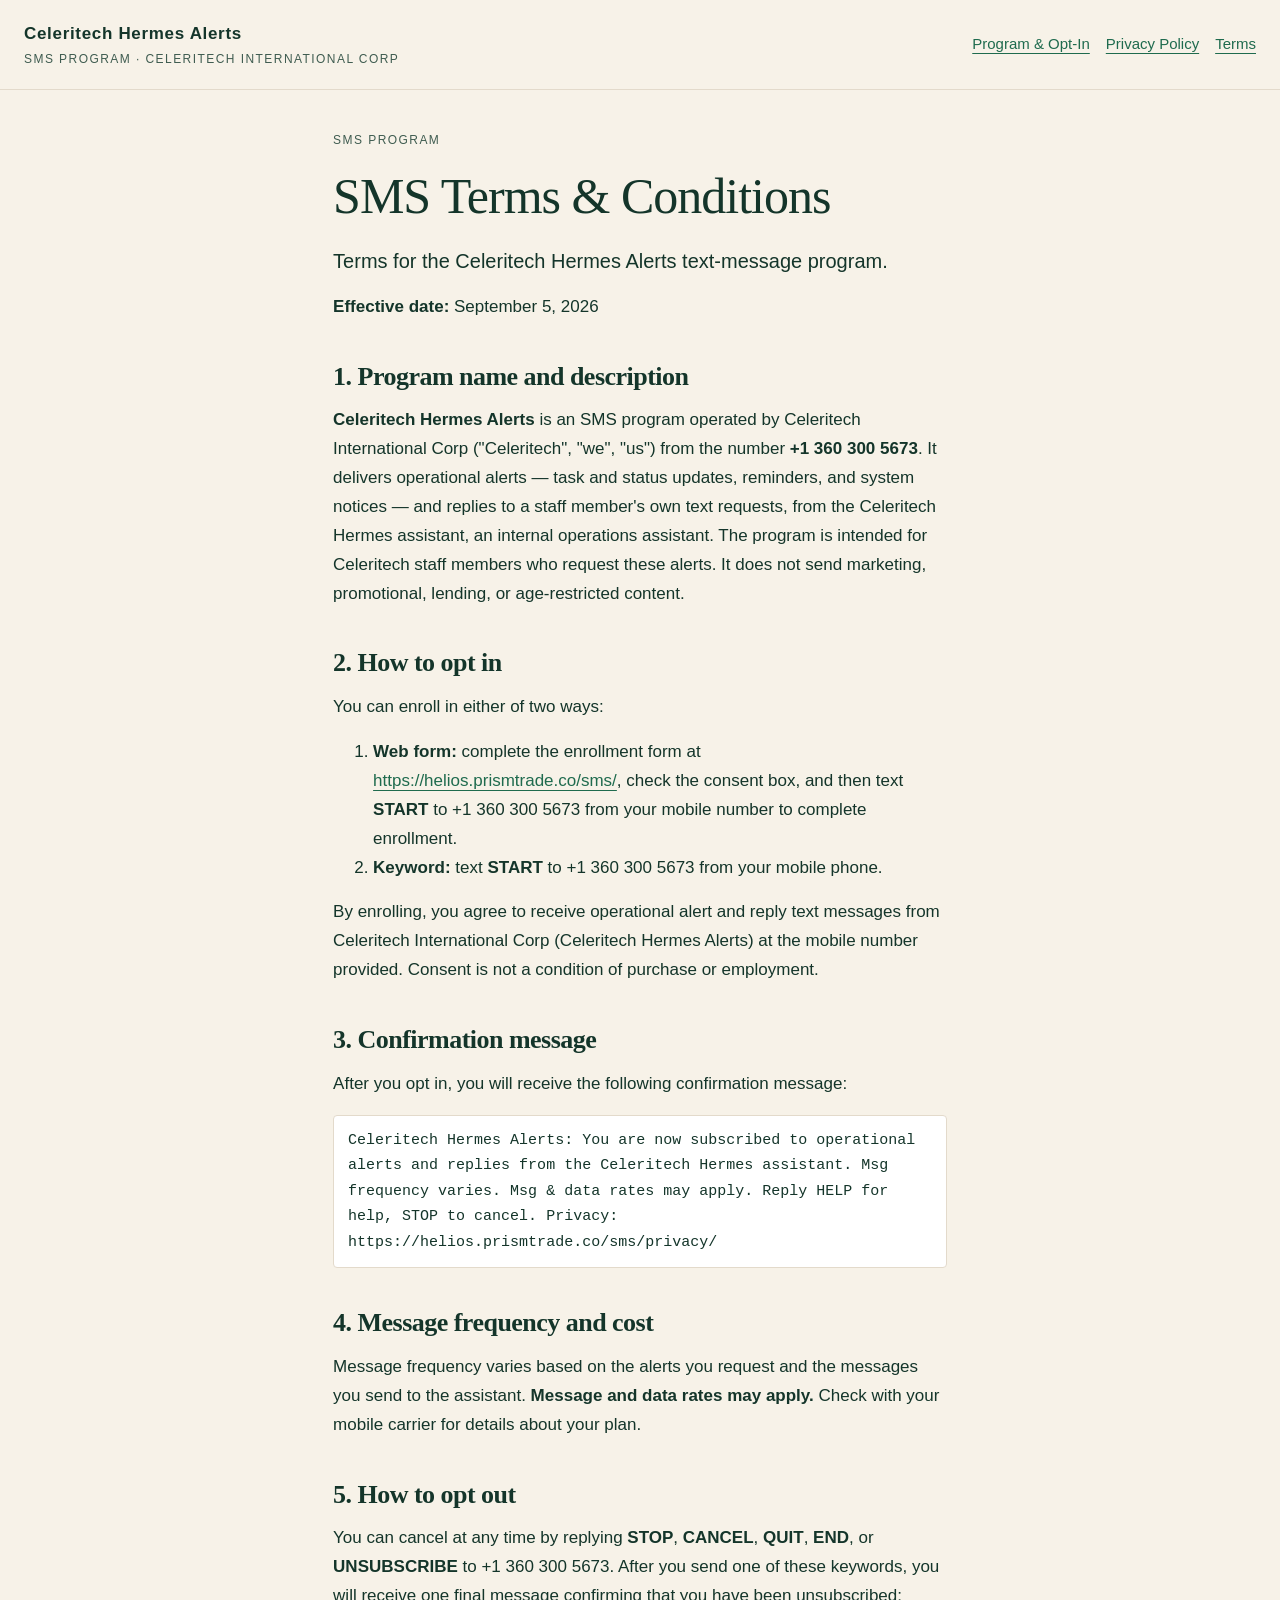
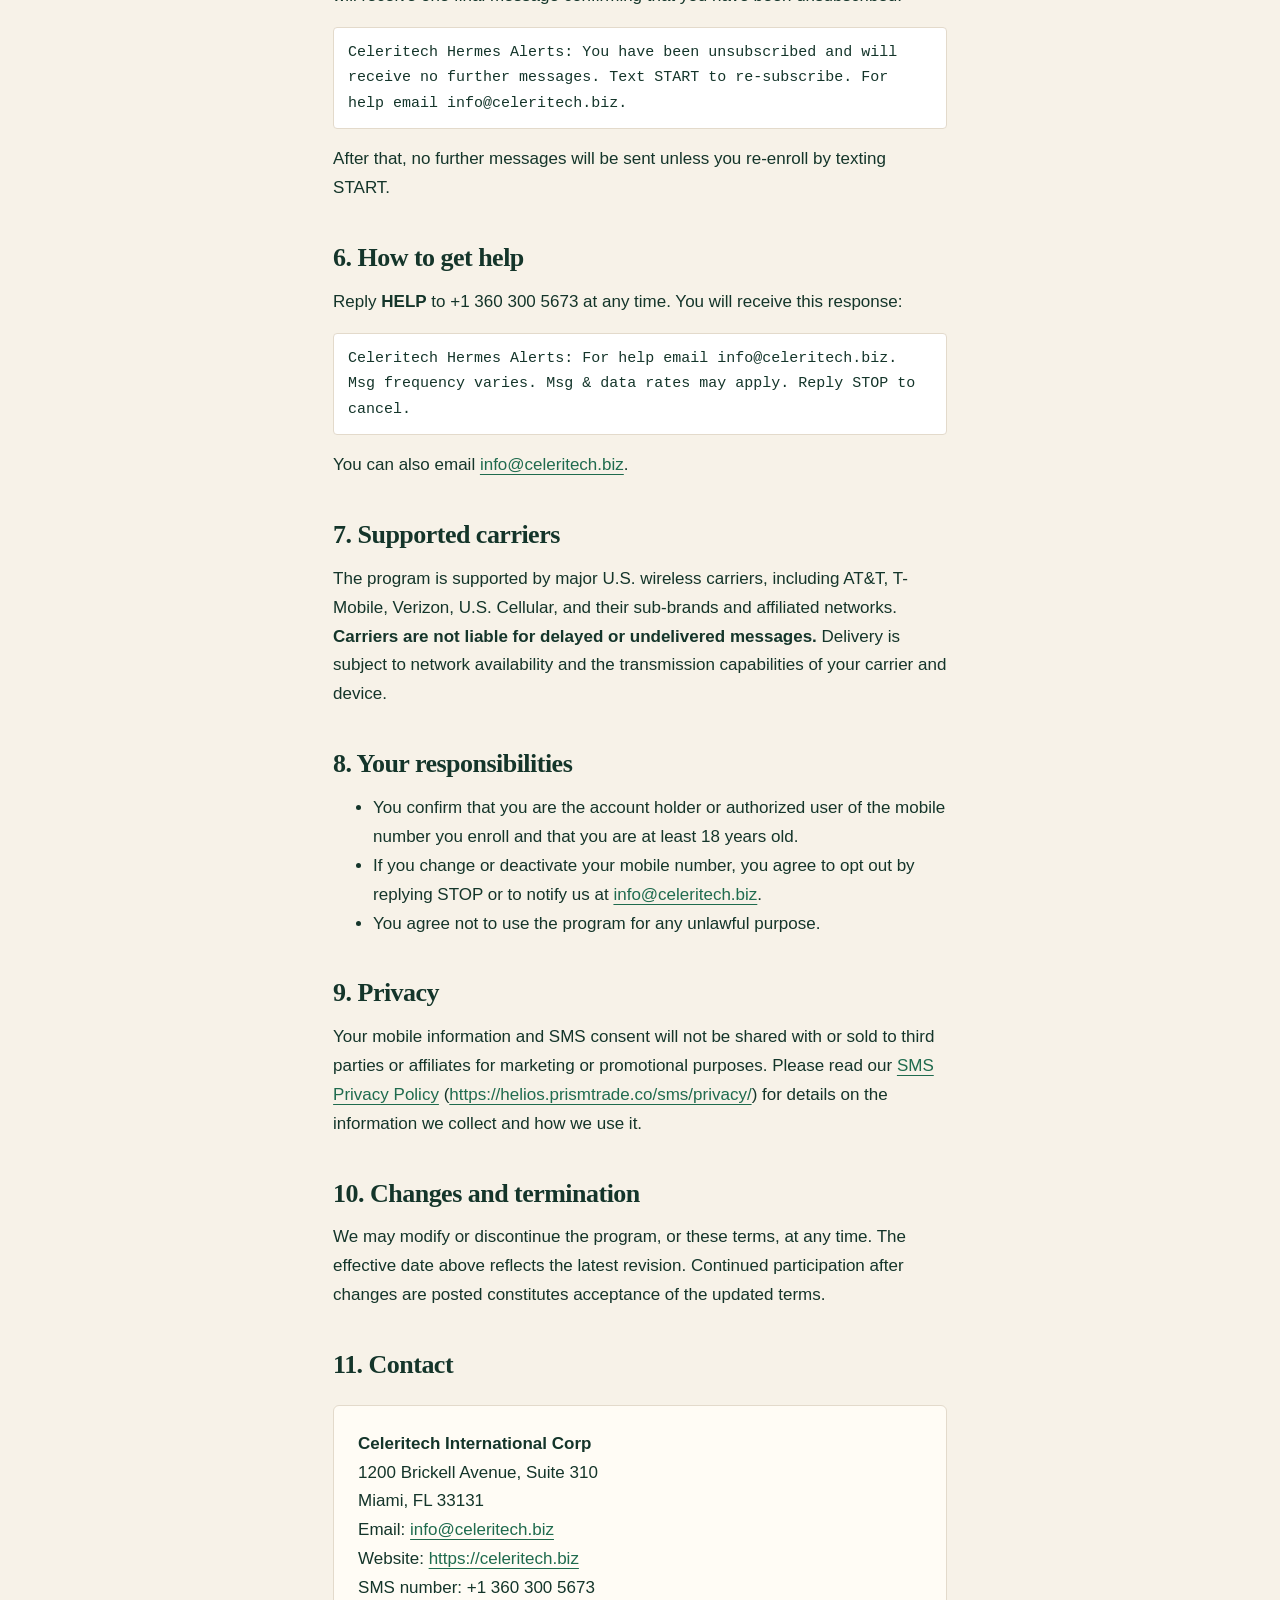
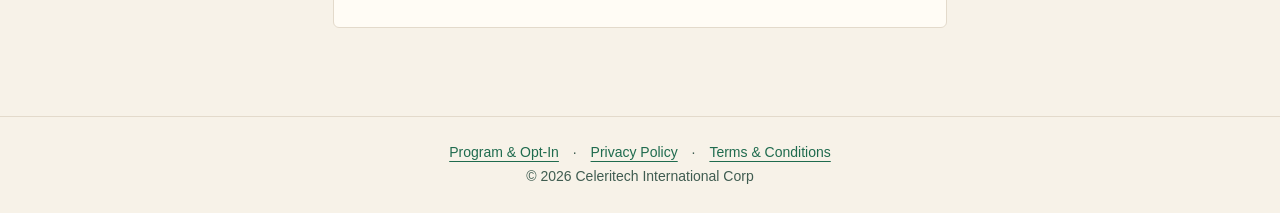
<file: sms/terms/index.html>
<!DOCTYPE html>
<html lang="en">
<head>
<meta charset="utf-8">
<meta name="viewport" content="width=device-width, initial-scale=1">
<title>SMS Terms &amp; Conditions – Celeritech Hermes Alerts</title>
<meta name="description" content="Terms and conditions for the Celeritech Hermes Alerts SMS program operated by Celeritech International Corp.">
<link rel="stylesheet" href="/sms/sms.css">
</head>
<body>
<header>
  <div><a class="brand" href="/sms/">Celeritech Hermes Alerts</a><div class="eyebrow">SMS program · Celeritech International Corp</div></div>
  <nav><a href="/sms/">Program &amp; Opt-In</a><a href="/sms/privacy/">Privacy Policy</a><a href="/sms/terms/" aria-current="page">Terms</a></nav>
</header>

<main>
  <p class="eyebrow">SMS program</p>
  <h1>SMS Terms &amp; Conditions</h1>
  <p class="lead">Terms for the Celeritech Hermes Alerts text-message program.</p>
  <p><strong>Effective date:</strong> September 5, 2026</p>

  <h2>1. Program name and description</h2>
  <p><strong>Celeritech Hermes Alerts</strong> is an SMS program operated by Celeritech International Corp ("Celeritech", "we", "us") from the number <strong>+1 360 300 5673</strong>. It delivers operational alerts — task and status updates, reminders, and system notices — and replies to a staff member's own text requests, from the Celeritech Hermes assistant, an internal operations assistant. The program is intended for Celeritech staff members who request these alerts. It does not send marketing, promotional, lending, or age-restricted content.</p>

  <h2>2. How to opt in</h2>
  <p>You can enroll in either of two ways:</p>
  <ol>
    <li><strong>Web form:</strong> complete the enrollment form at <a href="https://helios.prismtrade.co/sms/">https://helios.prismtrade.co/sms/</a>, check the consent box, and then text <strong>START</strong> to +1 360 300 5673 from your mobile number to complete enrollment.</li>
    <li><strong>Keyword:</strong> text <strong>START</strong> to +1 360 300 5673 from your mobile phone.</li>
  </ol>
  <p>By enrolling, you agree to receive operational alert and reply text messages from Celeritech International Corp (Celeritech Hermes Alerts) at the mobile number provided. Consent is not a condition of purchase or employment.</p>

  <h2>3. Confirmation message</h2>
  <p>After you opt in, you will receive the following confirmation message:</p>
  <code class="mono">Celeritech Hermes Alerts: You are now subscribed to operational alerts and replies from the Celeritech Hermes assistant. Msg frequency varies. Msg & data rates may apply. Reply HELP for help, STOP to cancel. Privacy: https://helios.prismtrade.co/sms/privacy/</code>

  <h2>4. Message frequency and cost</h2>
  <p>Message frequency varies based on the alerts you request and the messages you send to the assistant. <strong>Message and data rates may apply.</strong> Check with your mobile carrier for details about your plan.</p>

  <h2>5. How to opt out</h2>
  <p>You can cancel at any time by replying <strong>STOP</strong>, <strong>CANCEL</strong>, <strong>QUIT</strong>, <strong>END</strong>, or <strong>UNSUBSCRIBE</strong> to +1 360 300 5673. After you send one of these keywords, you will receive one final message confirming that you have been unsubscribed:</p>
  <code class="mono">Celeritech Hermes Alerts: You have been unsubscribed and will receive no further messages. Text START to re-subscribe. For help email info@celeritech.biz.</code>
  <p style="margin-top:16px">After that, no further messages will be sent unless you re-enroll by texting START.</p>

  <h2>6. How to get help</h2>
  <p>Reply <strong>HELP</strong> to +1 360 300 5673 at any time. You will receive this response:</p>
  <code class="mono">Celeritech Hermes Alerts: For help email info@celeritech.biz. Msg frequency varies. Msg & data rates may apply. Reply STOP to cancel.</code>
  <p style="margin-top:16px">You can also email <a href="mailto:info@celeritech.biz">info@celeritech.biz</a>.</p>

  <h2>7. Supported carriers</h2>
  <p>The program is supported by major U.S. wireless carriers, including AT&amp;T, T-Mobile, Verizon, U.S. Cellular, and their sub-brands and affiliated networks. <strong>Carriers are not liable for delayed or undelivered messages.</strong> Delivery is subject to network availability and the transmission capabilities of your carrier and device.</p>

  <h2>8. Your responsibilities</h2>
  <ul>
    <li>You confirm that you are the account holder or authorized user of the mobile number you enroll and that you are at least 18 years old.</li>
    <li>If you change or deactivate your mobile number, you agree to opt out by replying STOP or to notify us at <a href="mailto:info@celeritech.biz">info@celeritech.biz</a>.</li>
    <li>You agree not to use the program for any unlawful purpose.</li>
  </ul>

  <h2>9. Privacy</h2>
  <p>Your mobile information and SMS consent will not be shared with or sold to third parties or affiliates for marketing or promotional purposes. Please read our <a href="/sms/privacy/">SMS Privacy Policy</a> (<a href="https://helios.prismtrade.co/sms/privacy/">https://helios.prismtrade.co/sms/privacy/</a>) for details on the information we collect and how we use it.</p>

  <h2>10. Changes and termination</h2>
  <p>We may modify or discontinue the program, or these terms, at any time. The effective date above reflects the latest revision. Continued participation after changes are posted constitutes acceptance of the updated terms.</p>

  <h2>11. Contact</h2>
  <div class="card">
    <address>
      <strong>Celeritech International Corp</strong><br>
      1200 Brickell Avenue, Suite 310<br>
      Miami, FL 33131<br>
      Email: <a href="mailto:info@celeritech.biz">info@celeritech.biz</a><br>
      Website: <a href="https://celeritech.biz">https://celeritech.biz</a><br>
      SMS number: +1 360 300 5673
    </address>
  </div>
</main>

<footer>
  <a href="/sms/">Program &amp; Opt-In</a> · <a href="/sms/privacy/">Privacy Policy</a> · <a href="/sms/terms/">Terms &amp; Conditions</a><br>
  © 2026 Celeritech International Corp
</footer>
</body>
</html>
</file>
<file: assets/site.css>
*{box-sizing:border-box} :root{color-scheme:light;--bg:#F7F2E8;--surface:#FFFCF5;--ink:#14352A;--muted:#3F5C50;--accent:#1F6B4E;--border:#E3DACB}body{margin:0;background:var(--bg);color:var(--ink);font:17px/1.7 -apple-system,BlinkMacSystemFont,"Segoe UI",sans-serif}a{color:var(--accent);text-underline-offset:4px}a:hover{text-decoration-thickness:2px}a:focus-visible{outline:3px solid var(--accent);outline-offset:5px}header{border-bottom:1px solid var(--border);padding:24px max(24px,calc((100vw - 1160px)/2));display:flex;justify-content:space-between;gap:24px;align-items:center}.brand{font-weight:700;letter-spacing:.04em;text-decoration:none;color:var(--ink)}.edition,.eyebrow{font-size:12px;letter-spacing:.12em;text-transform:uppercase;color:var(--muted)}.layout{max-width:1200px;margin:auto;display:grid;grid-template-columns:240px minmax(0,1fr);gap:64px;padding:56px 24px 80px}nav{align-self:start;position:sticky;top:32px}nav a{display:block;min-height:44px;padding:10px 12px;text-decoration:none;border-radius:4px}nav a[aria-current=page]{background:var(--ink);color:var(--surface)}nav p{margin:0 12px 16px}main{max-width:68ch;min-width:0}h1,h2,h3{font-family:Georgia,"Times New Roman",serif;line-height:1.18;letter-spacing:-.025em}h1{font-size:clamp(38px,6vw,64px);font-weight:400;margin:12px 0 24px}h2{font-size:29px;margin:44px 0 16px}h3{font-size:23px}p{margin:0 0 18px}.lead{font-size:21px;line-height:1.55}.notice{padding:24px;background:var(--surface);border:1px solid var(--border);margin:28px 0}.directory{border-top:1px solid var(--border);margin-top:32px}.directory a{display:block;padding:24px 0;border-bottom:1px solid var(--border);font-size:23px;font-family:Georgia,serif}.directory small{display:block;color:var(--muted);font:16px/1.6 -apple-system,BlinkMacSystemFont,"Segoe UI",sans-serif;margin-top:6px}li{padding-left:4px;margin-bottom:12px}footer{max-width:1152px;margin:auto;padding:24px;border-top:1px solid var(--border);display:flex;flex-wrap:wrap;justify-content:space-between;gap:16px;font-size:14px;color:var(--muted)}footer a{padding:10px 0;display:inline-block}.skip{position:absolute;left:16px;top:-100px;background:var(--surface);padding:12px;z-index:2}.skip:focus{top:12px}code{background:#EFE8DA;padding:2px 5px;overflow-wrap:anywhere}main a{overflow-wrap:anywhere}@media(max-width:800px){header{padding:20px 24px}.edition{max-width:120px;text-align:right}.layout{display:block;padding-top:24px}nav{position:static;display:flex;flex-wrap:wrap;gap:4px;border-bottom:1px solid var(--border);padding-bottom:24px;margin-bottom:36px}nav p{width:100%;margin-left:0}main{max-width:none}h2{margin-top:36px}}@media print{nav,.skip{display:none}.layout{display:block;padding:20px}body{font-size:12pt;background:white}header,footer{padding:12px}h1{font-size:30pt}}
</file>
<file: sms/sms.css>
*{box-sizing:border-box}
:root{color-scheme:light;--bg:#F7F2E8;--surface:#FFFCF5;--ink:#14352A;--muted:#3F5C50;--accent:#1F6B4E;--border:#E3DACB}
body{margin:0;background:var(--bg);color:var(--ink);font:17px/1.7 -apple-system,BlinkMacSystemFont,"Segoe UI",sans-serif}
a{color:var(--accent);text-underline-offset:4px}
a:focus-visible,button:focus-visible,input:focus-visible{outline:3px solid var(--accent);outline-offset:4px}
header{border-bottom:1px solid var(--border);padding:20px 24px;display:flex;justify-content:space-between;gap:16px;align-items:center;flex-wrap:wrap}
.brand{font-weight:700;letter-spacing:.04em;text-decoration:none;color:var(--ink)}
.eyebrow{font-size:12px;letter-spacing:.12em;text-transform:uppercase;color:var(--muted)}
header nav a{margin-left:16px;font-size:15px}
main{max-width:70ch;margin:auto;padding:40px 24px 64px}
h1,h2,h3{font-family:Georgia,"Times New Roman",serif;line-height:1.18;letter-spacing:-.02em}
h1{font-size:clamp(32px,5vw,50px);font-weight:400;margin:8px 0 20px}
h2{font-size:26px;margin:40px 0 14px}
h3{font-size:20px;margin:24px 0 10px}
p,ul,ol{margin:0 0 16px}
.lead{font-size:20px;line-height:1.55}
.card{padding:24px;background:var(--surface);border:1px solid var(--border);border-radius:6px;margin:24px 0}
label{display:block;font-weight:600;margin:0 0 6px}
input[type=text],input[type=tel]{width:100%;font:inherit;padding:10px 12px;border:1px solid var(--border);border-radius:4px;background:#fff;margin-bottom:16px}
.consent{display:flex;gap:12px;align-items:flex-start;font-weight:400;margin:8px 0 20px}
.consent input{margin-top:6px;width:20px;height:20px;flex:none}
button,.btn{display:inline-block;font:inherit;font-weight:600;padding:12px 22px;border-radius:4px;border:1px solid var(--accent);background:var(--accent);color:#fff;text-decoration:none;cursor:pointer}
button[disabled]{background:#9DB5A9;border-color:#9DB5A9;cursor:not-allowed}
.hidden{display:none}
.confirm{border-left:5px solid var(--accent)}
.disclosure{font-size:15px;color:var(--muted)}
.small{font-size:14px;color:var(--muted)}
.mono{font-family:Menlo,Consolas,monospace;font-size:15px;background:#fff;border:1px solid var(--border);border-radius:4px;padding:12px 14px;display:block;white-space:pre-wrap}
address{font-style:normal}
footer{border-top:1px solid var(--border);padding:24px;text-align:center;font-size:14px;color:var(--muted)}
footer a{margin:0 10px}
table{border-collapse:collapse;width:100%;margin-bottom:16px}
td,th{border:1px solid var(--border);padding:8px 10px;text-align:left;vertical-align:top}
</file>
